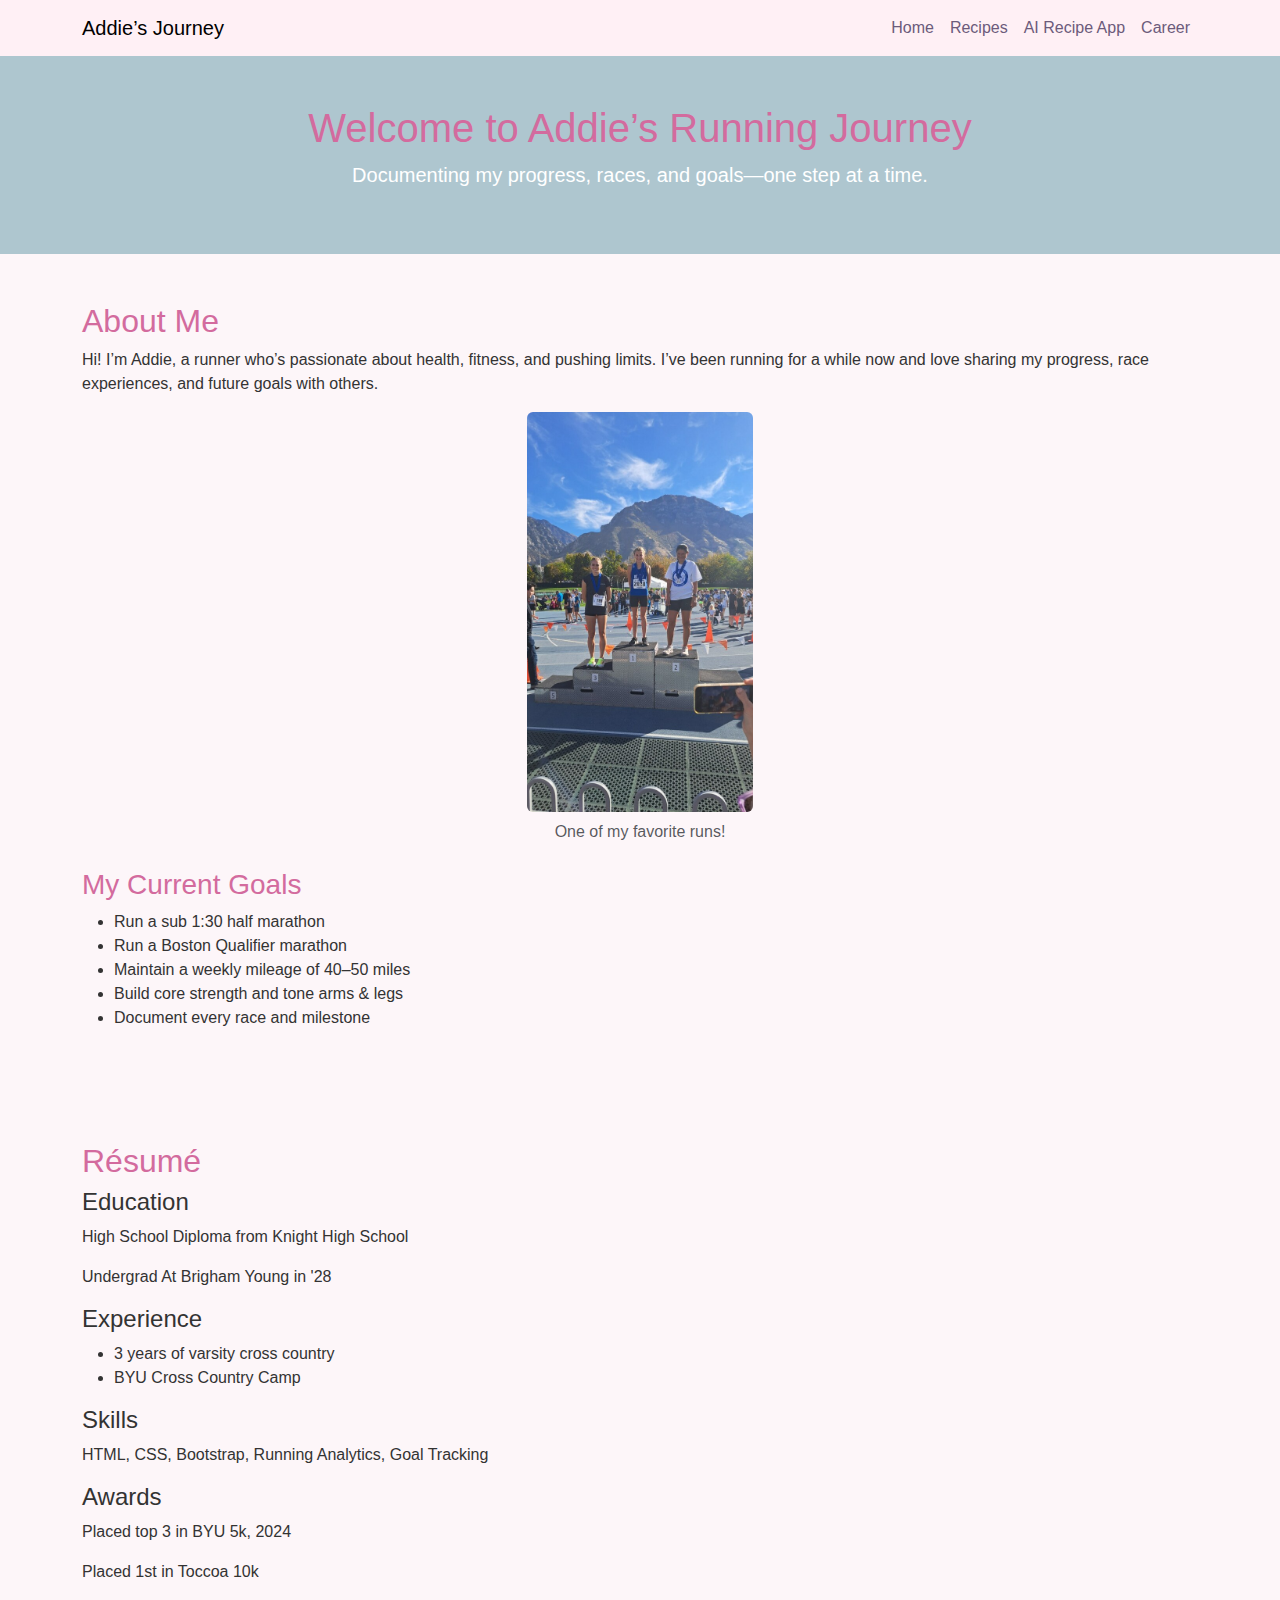
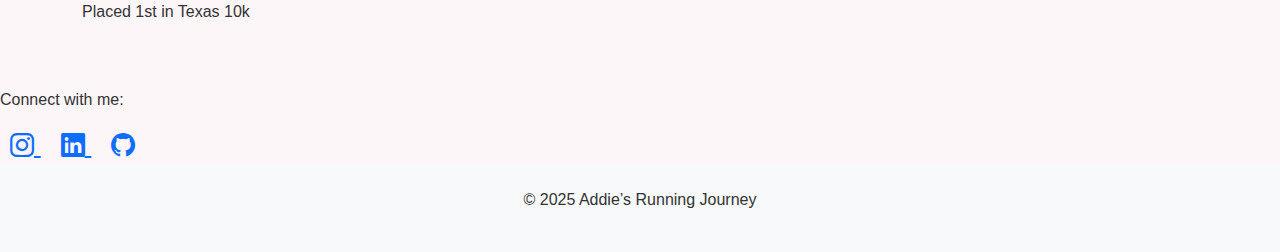
<file: index.html>
<!DOCTYPE html>
<html lang="en">
<head>
  <meta charset="UTF-8">
  <meta name="viewport" content="width=device-width, initial-scale=1">
  <title>Addie's Running Journey</title>
  <link href="https://cdn.jsdelivr.net/npm/bootstrap@5.3.2/dist/css/bootstrap.min.css" rel="stylesheet">
  <link rel="stylesheet" href="style1.css">
  <style>
    body {
      background-color: #fdf6f9; /* soft pink */
      font-family: 'Segoe UI', Tahoma, Geneva, Verdana, sans-serif;
      color: #333;
    }

    header.bg-primary {
      background-color: #aec6cf !important; /* soft dusty blue */
    }

    footer {
      background-color: #f9e9f0;
    }

    .navbar {
      background-color: #fff0f5 !important;
    }

    .navbar a.nav-link {
      color: #6c5b7b !important;
    }

    .navbar a.nav-link:hover {
      color: #d36b9e !important;
    }

    h1, h2, h3 {
      color: #d36b9e;
    }
  </style>

  <link href="https://cdn.jsdelivr.net/npm/bootstrap-icons@1.10.5/font/bootstrap-icons.css" rel="stylesheet">

</head>
<body>

  <nav class="navbar navbar-expand-lg navbar-light bg-light">
    <div class="container">
      <a class="navbar-brand" href="index.html">Addie’s Journey</a>
      <button class="navbar-toggler" type="button" data-bs-toggle="collapse" data-bs-target="#navbarNav">
        <span class="navbar-toggler-icon"></span>
      </button>
      <div class="collapse navbar-collapse" id="navbarNav">
        <ul class="navbar-nav ms-auto">
          <li class="nav-item"><a class="nav-link" href="index.html">Home</a></li>
          <li class="nav-item"><a class="nav-link" href="scratch.html">Recipes</a></li>
          <li class="nav-item"><a class="nav-link" href="webapp.html">AI Recipe App</a></li>
          <li class="nav-item"><a class="nav-link" href="career.html">Career</a></li>
        </ul>
      </div>
    </div>
  </nav>

  <header class="bg-primary text-white text-center py-5">
    <div class="container">
      <h1>Welcome to Addie’s Running Journey</h1>
      <p class="lead">Documenting my progress, races, and goals—one step at a time.</p>
    </div>
  </header>

  <section class="container py-5">
    <h2>About Me</h2>
    <p>Hi! I’m Addie, a runner who’s passionate about health, fitness, and pushing limits. I’ve been running for a while now and love sharing my progress, race experiences, and future goals with others.</p>

    <div class="text-center mb-4">
      <img src="images/OnThePodium.jpeg" class="img-fluid rounded" alt="Addie Running" style="max-height:400px">
      <p class="mt-2 text-muted">One of my favorite runs!</p>
    </div>

    <h3>My Current Goals</h3>
    <ul>
      <li>Run a sub 1:30 half marathon</li>
      <li>Run a Boston Qualifier marathon</li>
      <li>Maintain a weekly mileage of 40–50 miles</li>
      <li>Build core strength and tone arms & legs</li>
      <li>Document every race and milestone</li>
    </ul>
  </section>

  <section id="resume" class="container py-5">
    <h2>Résumé</h2>
    <h4>Education</h4>
    <p>High School Diploma from Knight High School</p>
    <p>Undergrad At Brigham Young in '28</p>

    <h4>Experience</h4>
    <ul>
      <li>3 years of varsity cross country</li>
      <li>BYU Cross Country Camp</li>
    </ul>

    <h4>Skills</h4>
    <p>HTML, CSS, Bootstrap, Running Analytics, Goal Tracking</p>

    <h4>Awards</h4>
    <p>Placed top 3 in BYU 5k, 2024</p>
    <p>Placed 1st in Toccoa 10k</p>
    <p>Placed 1st in Texas 10k</p>
  </section>

  <div class="footer">
    <p>Connect with me:</p>
    <div style="font-size: 1.5rem;">
      <a href="https://www.instagram.com/addie.jake" target="_blank" style="margin: 0 10px;">
        <i class="bi bi-instagram"></i>
      </a>
      <a href="https://www.linkedin.com/in/addison-johnson-74a902240" target="_blank" style="margin: 0 10px;">
        <i class="bi bi-linkedin"></i>
      </a>
      <a href="https://github.com/addjake" target="_blank" style="margin: 0 10px;">
        <i class="bi bi-github"></i>
      </a>
    </div>
  </div>  

  <footer class="bg-light text-center py-4">
    <div class="container">
      <p>&copy; 2025 Addie’s Running Journey</p>
    </div>
  </footer>

  <script src="https://cdn.jsdelivr.net/npm/bootstrap@5.3.2/dist/js/bootstrap.bundle.min.js"></script>
</body>
</html>
</file>
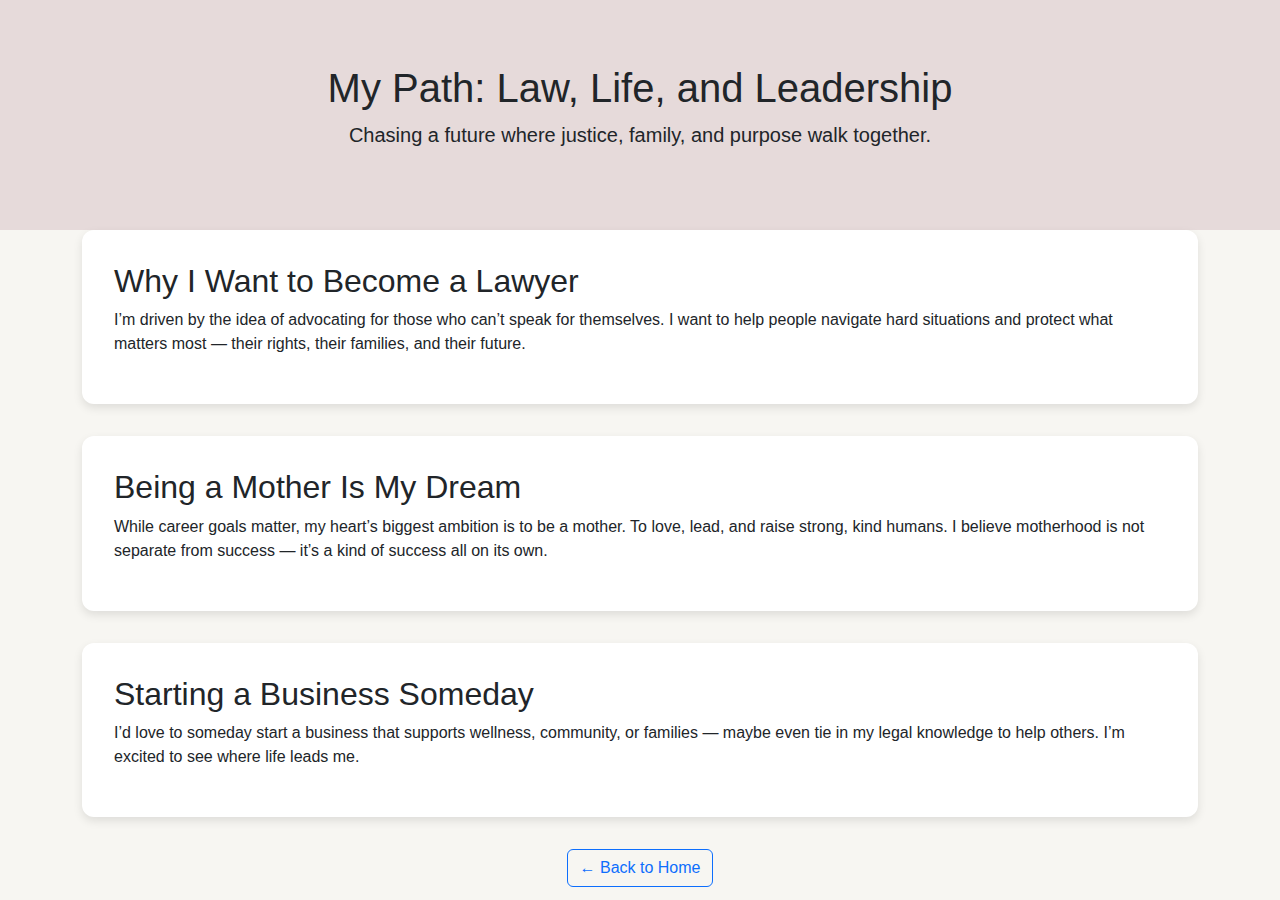
<file: career.html>
<!DOCTYPE html>
<html lang="en">
<head>
  <meta charset="UTF-8">
  <meta name="viewport" content="width=device-width, initial-scale=1">
  <title>My Career Vision</title>
  <link href="https://cdn.jsdelivr.net/npm/bootstrap@5.3.2/dist/css/bootstrap.min.css" rel="stylesheet">
  <style>
    body {
      font-family: 'Segoe UI', Tahoma, Geneva, Verdana, sans-serif;
      background-color: #f7f6f2;
    }
    .hero {
      background-color: #e6dada;
      padding: 4rem 1rem;
      text-align: center;
    }
    h2 {
      font-family: 'Segoe UI', Tahoma, Geneva, Verdana, sans-serif;
    }
    .section {
      padding: 2rem;
      background: white;
      margin-bottom: 2rem;
      border-radius: 12px;
      box-shadow: 0 4px 10px rgba(0,0,0,0.1);
    }
  </style>
</head>
<body>

  <div class="hero">
    <h1>My Path: Law, Life, and Leadership</h1>
    <p class="lead">Chasing a future where justice, family, and purpose walk together.</p>
  </div>

  <div class="container">

    <div class="section">
      <h2>Why I Want to Become a Lawyer</h2>
      <p>I’m driven by the idea of advocating for those who can’t speak for themselves. I want to help people navigate hard situations and protect what matters most — their rights, their families, and their future.</p>
    </div>

    <div class="section">
      <h2>Being a Mother Is My Dream</h2>
      <p>While career goals matter, my heart’s biggest ambition is to be a mother. To love, lead, and raise strong, kind humans. I believe motherhood is not separate from success — it’s a kind of success all on its own.</p>
    </div>

    <div class="section">
      <h2>Starting a Business Someday</h2>
      <p>I’d love to someday start a business that supports wellness, community, or families — maybe even tie in my legal knowledge to help others. I’m excited to see where life leads me.</p>
    </div>

    <div class="text-center mt-4">
      <a href="index.html" class="btn btn-outline-primary">← Back to Home</a>
    </div>    

  </div>

</body>
</html>
</file>
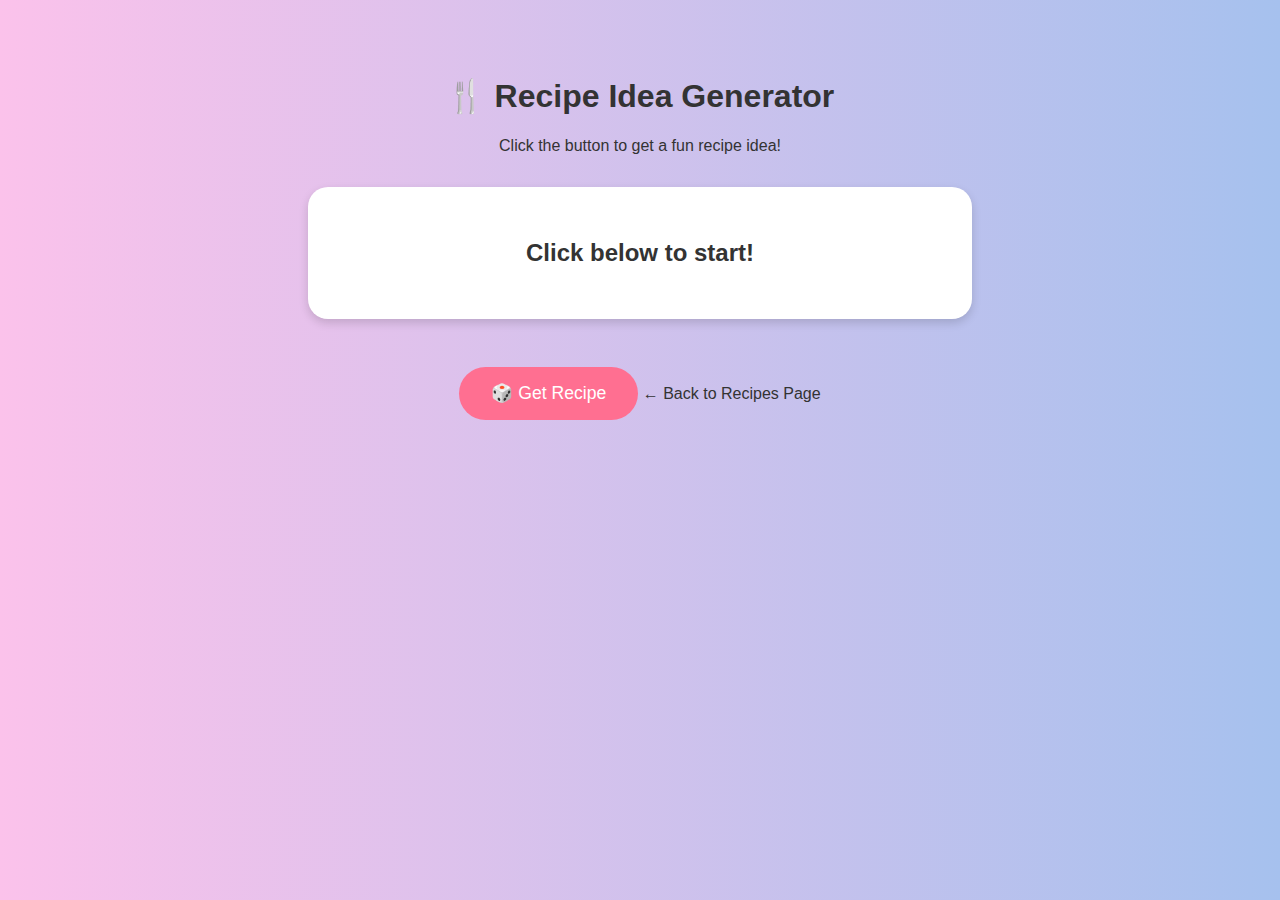
<file: webapp.html>
<!DOCTYPE html>
<html lang="en">
<head>
  <meta charset="UTF-8">
  <title>Recipe Idea Generator</title>
  <style>
    body {
      background: linear-gradient(to right, #fbc2eb, #a6c1ee);
      font-family: 'Segoe UI', Tahoma, Geneva, Verdana, sans-serif;
      text-align: center;
      padding: 3rem;
      color: #333;
    }

    .card {
      background-color: white;
      padding: 2rem;
      border-radius: 20px;
      box-shadow: 0 4px 10px rgba(0,0,0,0.15);
      max-width: 600px;
      margin: 2rem auto;
      transition: all 0.3s ease-in-out;
    }

    button {
      padding: 1rem 2rem;
      background-color: #ff6f91;
      color: white;
      border: none;
      border-radius: 30px;
      font-size: 1.1rem;
      cursor: pointer;
      margin-top: 1rem;
    }

    button:hover {
      background-color: #ff4e7c;
    }

    a {
      color: #333;
      text-decoration: none;
      display: inline-block;
      margin-top: 2rem;
    }
  </style>
</head>
<body>
  <h1>🍴 Recipe Idea Generator</h1>
  <p>Click the button to get a fun recipe idea!</p>

  <div class="card" id="recipe-card">
    <h2>Click below to start!</h2>
  </div>

  <button onclick="generateRecipe()">🎲 Get Recipe</button>

  <a href="scratch.html">← Back to Recipes Page</a>

  <script>
    const recipes = [
      {
        name: "Grilled Chicken Tacos 🌮",
        description: "Juicy grilled chicken in a warm tortilla, topped with avocado and lime. Perfect for dinner nights!"
        
      },
      {
        name: "Reese’s Cupcakes 🧁",
        description: "Chocolate cupcakes stuffed with mini Reese's and topped with PB frosting magic."
      },
      {
        name: "Açaí Bowl 🍓",
        description: "Frozen açaí blended with banana, berries, and topped with granola and honey. Fresh and energizing!"
      },
      {
        name: "Zesty Avocado Toast 🥑",
        description: "Toasted sourdough with smashed avocado, red pepper flakes, and a drizzle of lemon. Simple & classy."
      },
      {
        name: "Pasta Primavera 🍝",
        description: "Colorful veggies sautéed with garlic, tossed with pasta and Parmesan. Light and flavorful."
      }
    ];

    function generateRecipe() {
      const recipe = recipes[Math.floor(Math.random() * recipes.length)];
      document.getElementById('recipe-card').innerHTML = `
        <h2>${recipe.name}</h2>
        <p>${recipe.description}</p>
      `;
    }

    <div class="text-center mt-4">
  <a href="index.html" class="btn btn-outline-primary">← Back to Home</a>
</div>

  </script>
</body>
</html>
</file>
<file: style1.css>
body {
    background-color: #fdf6f9; /* very soft pink */
    font-family: 'Segoe UI', sans-serif;
    color: #333;
  }
  
  header.bg-primary {
    background-color: #aec6cf !important; /* soft dusty blue */
  }
  
  footer {
    background-color: #f9e9f0;
  }
  
  .navbar {
    background-color: #fff0f5 !important;
  }
  
  .navbar a.nav-link {
    color: #6c5b7b !important;
  }
  
  .navbar a.nav-link:hover {
    color: #d36b9e !important;
  }
</file>
